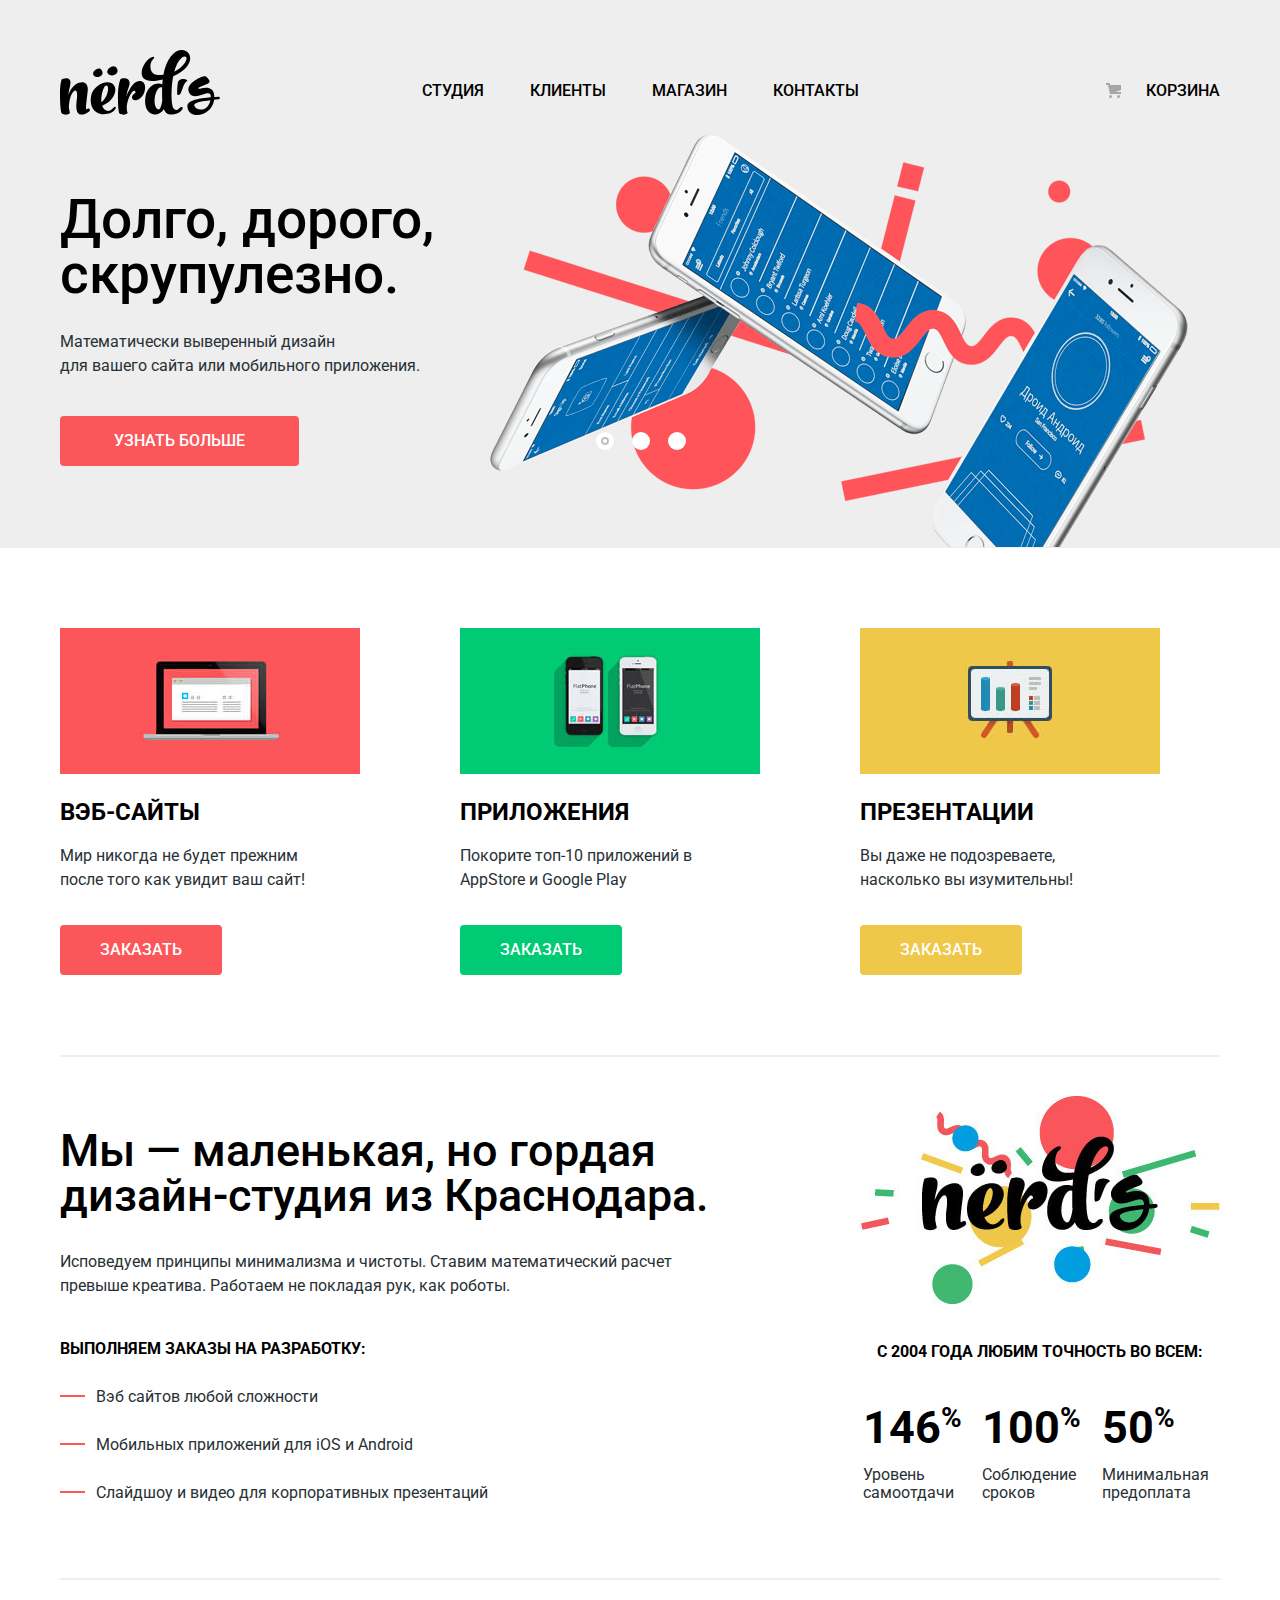
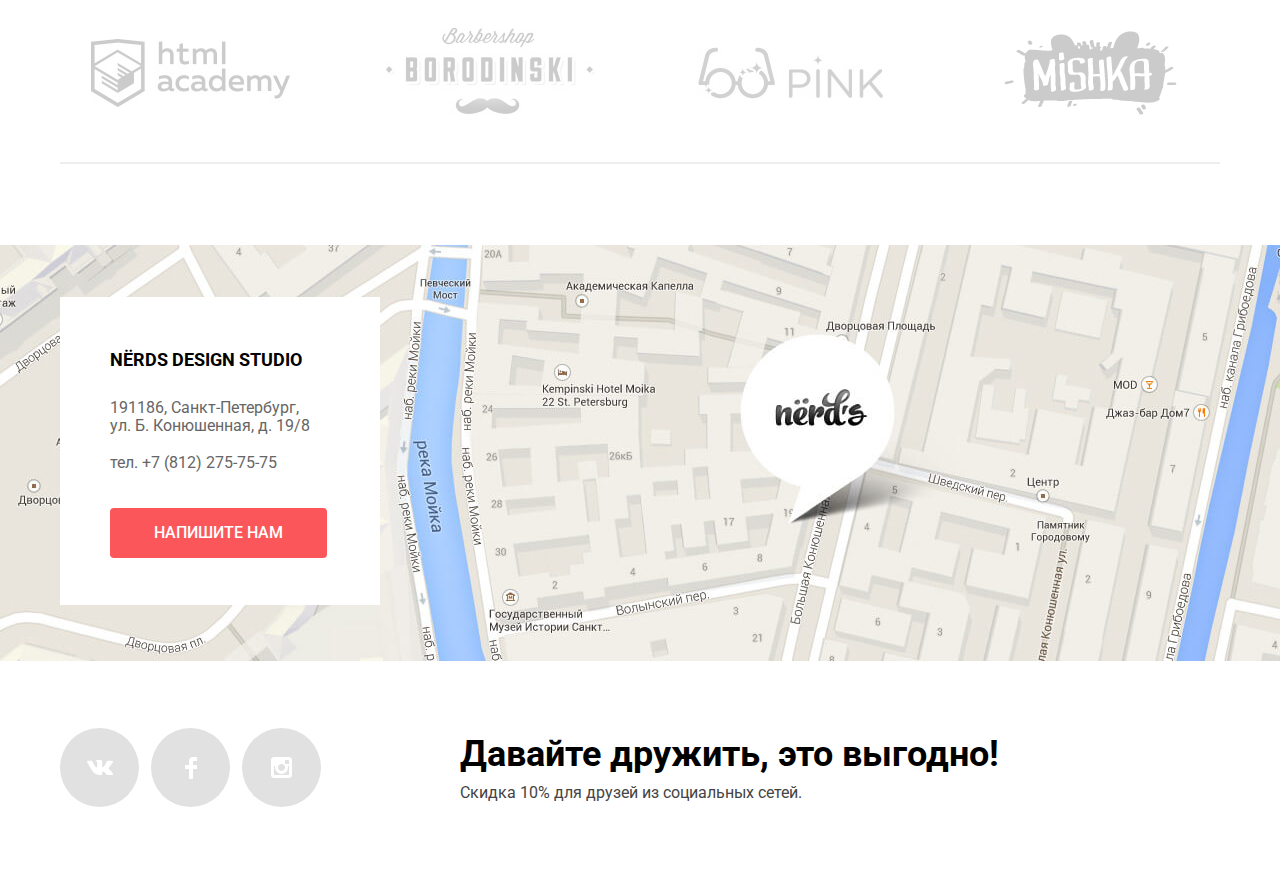
<file: index.html>
<!DOCTYPE html>
<html lang="en">
<head>
  <meta charset="UTF-8">
  <title>Дизайн студия Nerds</title>
  <link href="https://fonts.googleapis.com/css?family=Roboto:400,500,700&amp;subset=cyrillic" rel="stylesheet">
  <link rel="stylesheet" href="css/style.css">
</head>
<body>
  <header class="main-header">
    <div class="container">
      <nav class="main-navigation">
        <a class="header-logo" href="#"><img src="img/nerds-logo.svg" alt="Логотип студии Nerds"  width="160" height="65"></a>
        <ul class="site-navigation">
          <li><a href="#">Студия</a></li>
          <li><a href="#">Клиенты</a></li>    
          <li><a href="catalog.html">Магазин</a></li>
          <li><a href="#">Контакты</a></li>
        </ul>
        <ul class="user-navigation">
          <li><a href="#">Корзина</a></li>
        </ul>
      </nav>
      <h1 class="visually-hidden">Дизайн студия Nerds</h1>
      <section class="slider">
        <div class="slider-item">
          <div class="slider-description">
            <h2>Долго, дорого, скрупулезно.</h2>
            <p>Математически выверенный дизайн <br> для вашего сайта или мобильного приложения.</p>
            <a class="button" href="#">Узнать больше</a>
          </div>
        </div>
        <div class="slider-item">
          <div class="slider-description">
            <h2>Любим математику<br> как никто другой</h2>
            <p>Никакого креатива, только математические формулы<br> для расчета идеальных пропорций.</p>
            <a class="button" href="#">Узнать больше</a>
          </div>
        </div>
        <div class="slider-item">
          <div class="slider-description">
            <h2>Только ночь,<br> только хардкор</h2>
            <p>Работать днем, как все? Мы против этого. <br> Ближе к полуночи работа только начинается.</p>
            <a class="button" href="#">Узнать больше</a>
          </div>
        </div>
        <div class="slider-controls">
          <button type="button" class="slider-dots" onclick="currentSlide(1)">
            <span class="visually-hidden">Показать первый слайд</span>
          </button>
          <button type="button" class="slider-dots" onclick="currentSlide(2)">
            <span class="visually-hidden">Показать второй слайд</span>
          </button>
          <button type="button" class="slider-dots current" onclick="currentSlide(3)">
            <span class="visually-hidden">Показать третий слайд</span>
          </button>
        </div>
      </section>
    </div>
  </header>
  <main>
    <div class="container">
      <section class="services">
        <h2 class="visually-hidden">Наши услуги</h2>
        <ul class="services-list">
          <li class="services-item">
            <img src="img/illustration-1.jpg" alt="Разрабатываем веб-сайты" width="300" height="146">
            <h3>Вэб-сайты</h3>
            <p>Мир никогда не будет прежним<br>после того как увидит ваш сайт!</p>
            <a href="#" class="button">Заказать</a>
          </li>
          <li class="services-item">
            <img src="img/illustration-2.jpg" alt="Разрабатываем приложения" width="300" height="146">
            <h3>Приложения</h3>
            <p>Покорите топ-10 приложений в<br> AppStore и Google Play</p>
            <a href="#" class="button">Заказать</a>
          </li>
          <li class="services-item">
            <img src="img/illustration-3.jpg" alt="Создаем презентации" width="300" height="146">
            <h3>Презентации</h3>
            <p>Вы даже не подозреваете,<br>насколько вы изумительны!</p>
            <a href="#" class="button">Заказать</a>
          </li>
        </ul>
      </section>
      <section class="about-us">
        <h2 class="visually-hidden">О нас</h2>
        <div class="left-column about-us-text">
          <p class="title">Мы — маленькая, но гордая<br>дизайн-студия из Краснодара.</p>
          <p>Исповедуем принципы минимализма и чистоты. Ставим математический расчет<br>превыше креатива. Работаем не покладая рук, как роботы.</p>
          <p><b>Выполняем заказы на разработку:</b></p>
          <ul class="about-us-list">
            <li>Вэб сайтов любой сложности</li>
            <li>Мобильных приложений для iOS и Android</li>
            <li>Слайдшоу и видео для корпоративных презентаций</li>
          </ul>
        </div>
        <div class="right-column">
          <img src="img/nerds-illustration.jpg" alt="Второй логотип дизайн-студии «Нёрдс»" width="360" height="208">
          <table class="about-us-table">
            <caption>с 2004 года Любим точность во всем:</caption>
            <thead>
              <tr>
                <th>Уровень самоотдачи</th>
                <th>Соблюдение сроков</th>
                <th>Минимальная предоплата</th>
              </tr>
            </thead>
            <tbody>
              <tr>
                <td>146<sup>%</sup></td>
                <td>100<sup>%</sup></td>
                <td>50<sup>%</sup></td>
              </tr>
            </tbody>
          </table>
        </div>
      </section>
      <section class="partners">
        <h2 class="visually-hidden">Наши партнеры</h2>
        <ul class="partners-list">
          <li class="partners-list-item">
            <a href="https://htmlacademy.ru/intensive/htmlcss" target="_blank">
              <span class="visually-hidden">HTML Academy</span>
              <img src="img/logo-1.jpg" alt="Логотип HTML Academy" width="199" height="68">
            </a>
          </li>
          <li class="partners-list-item">
            <a href="https://zloydedd.github.io/Barbershop/" target="_blank">
              <span class="visually-hidden">Barbershop Borodinski</span>
              <img src="img/logo-2.jpg" alt="Логотип Barbershop Borodinski" width="209" height="90">
            </a>
          </li>
          <li class="partners-list-item">
            <a href="#">
              <span class="visually-hidden">Pink</span>
              <img src="img/logo-3.jpg" alt="Логотип Pink" width="185" height="52">
            </a>
          </li>
          <li class="partners-list-item">
            <a href="#">
              <span class="visually-hidden">Mishka</span>
              <img src="img/logo-4.png" alt="Логотип Mishka" width="173" height="84">
            </a>
          </li>
        </ul>
      </section>
    </div>
  </main>
  <footer>
    <section class="contacts">
      <h2 class="visually-hidden">Контакты</h2>
      <iframe src="https://www.google.com/maps/embed?pb=!1m18!1m12!1m3!1d1413.226005554477!2d30.32195157431329!3d59.93872317687867!2m3!1f0!2f0!3f0!3m2!1i1024!2i768!4f13.1!3m3!1m2!1s0x4696310fca145cc1%3A0x42b32648d8238007!2z0JHQvtC70YzRiNCw0Y8g0JrQvtC90Y7RiNC10L3QvdCw0Y8g0YPQuy4sIDE5LzgsINCh0LDQvdC60YIt0J_QtdGC0LXRgNCx0YPRgNCzLCAxOTExODY!5e0!3m2!1sru!2sru!4v1581506927719!5m2!1sru!2sru" width="600" height="450" frameborder="0" style="border:0;" allowfullscreen=""></iframe>
      <img src="img/map.jpg" alt="Дизайн-студия NЁRDS расположена по адресу г. Санкт-Петербург, ул. Б. Конюшенная, д. 19/8"
        width="1440" height="416">
      <div class="container">
        <div class="contacts-info">
          <b>NЁRDS DESIGN STUDIO</b>
          <p class="contacts-info-text">191186, Санкт-Петербург, <br> ул. Б. Конюшенная, д. 19/8</p>
          <p class="contacts-info-text">тел. <a href="tel:+78122757575">+7 (812) 275-75-75</a></p>
          <a class="write-us button" href="form.html">Напишите нам</a>
        </div>
      </div>
    </section>

    <section class="social">
      <div class="container">
        <h2 class="visually-hidden">Мы в социальных сетях</h2>
        <ul class="social-list">
          <li>
            <a class="social-button" href="#">
              <span class="visually-hidden">Вконтакте</span>
              <svg xmlns="http://www.w3.org/2000/svg" width="26" height="15">
                <path fill="#FFF" d="M16.138 11.51c.956-.309 2.18 2.04 3.483 2.939.978.681 1.727.534 1.727.534l3.473-.05s1.815-.112.957-1.554c-.071-.12-.503-1.069-2.585-3.022-2.177-2.043-1.882-1.712.739-5.244 1.597-2.153 2.236-3.468 2.036-4.028-.192-.539-1.365-.399-1.365-.399L20.69.713c-.381.001-.704.119-.851.515-.003.004-.621 1.666-1.445 3.079-1.741 2.989-2.436 3.148-2.724 2.961-.661-.433-.494-1.737-.494-2.664 0-2.897.432-4.105-.846-4.417-.427-.104-.739-.172-1.828-.182-1.392-.021-2.574 0-3.244.329-.445.223-.786.712-.579.74.26.035.843.16 1.155.586.401.552.389 1.789.389 1.789s.229 3.411-.54 3.834c-.528.29-1.25-.302-2.803-3.016-.793-1.388-1.392-2.922-1.392-2.922s-.116-.285-.326-.441c-.25-.185-.6-.244-.6-.244L.848.684S.29.7.085.946c-.182.218-.015.668-.015.668s2.909 6.881 6.203 10.347c3.02 3.182 6.452 2.971 6.452 2.971h1.555s.469-.054.709-.312c.224-.24.214-.691.214-.691s-.031-2.109.935-2.419z" /></svg>
            </a>
          </li>
          <li>
            <a class="social-button" href="#">
              <span class="visually-hidden">Фейсбук</span>
              <svg xmlns="http://www.w3.org/2000/svg" width="12" height="22">
                <path fill="#FFF" d="M12 4V0H8a4 4 0 0 0-4 4v4H0v4h4v10h4V12h4V8H8V4h4z" /></svg>
            </a>
          </li>
          <li>
            <a class="social-button" href="#">
              <span class="visually-hidden">Инстаграм</span>
              <svg xmlns="http://www.w3.org/2000/svg" width="21" height="21">
                <path fill="#FFF" d="M18 0H3C1.35 0 0 1.35 0 3v15c0 1.65 1.35 3 3 3h15c1.65 0 3-1.35 3-3V3c0-1.65-1.35-3-3-3zm-7.5 7c1.93 0 3.5 1.57 3.5 3.5S12.43 14 10.5 14 7 12.43 7 10.5 8.57 7 10.5 7zM18 18H3V9h1.181A6.504 6.504 0 0 0 4 10.5a6.5 6.5 0 1 0 13 0 6.45 6.45 0 0 0-.181-1.5H18v9zm0-11h-4V3h4v4z" /></svg>
            </a>
          </li>
        </ul>
        <div class="social-text">
          <b>Давайте дружить, это выгодно!</b>
          <p>Скидка 10% для друзей из социальных сетей.</p>
        </div>
      </div>
    </section>
  </footer>
  <section class="modal modal-contacts">
    <h2>Напишите нам</h2>
    <form class="contacts-form" action="https://echo.htmlacademy.ru" method="post">
      <div class="modal-contacts-row">
        <p>
          <label for="name">Ваше имя:</label>
          <input id="name" type="text" name="name" placeholder="Имя Фамилия">
        </p>
        <p>
          <label for="email">Ваш e-mail:</label>
          <input id="email" type="text" name="email" placeholder="email@example.com">
        </p>
      </div>
      <p>
        <label for="message">Текст письма:</label>
        <textarea id="message" name="message" placeholder="В свободной форме"></textarea>
      </p>
      <button class="button" type="submit">Отправить</button>
    </form>
    <button class="modal-close" type="button"><span class="visually-hidden">Закрыть</span></button>
  </section>
  <script src="js/script.js"></script>
</body>
</html>
</file>
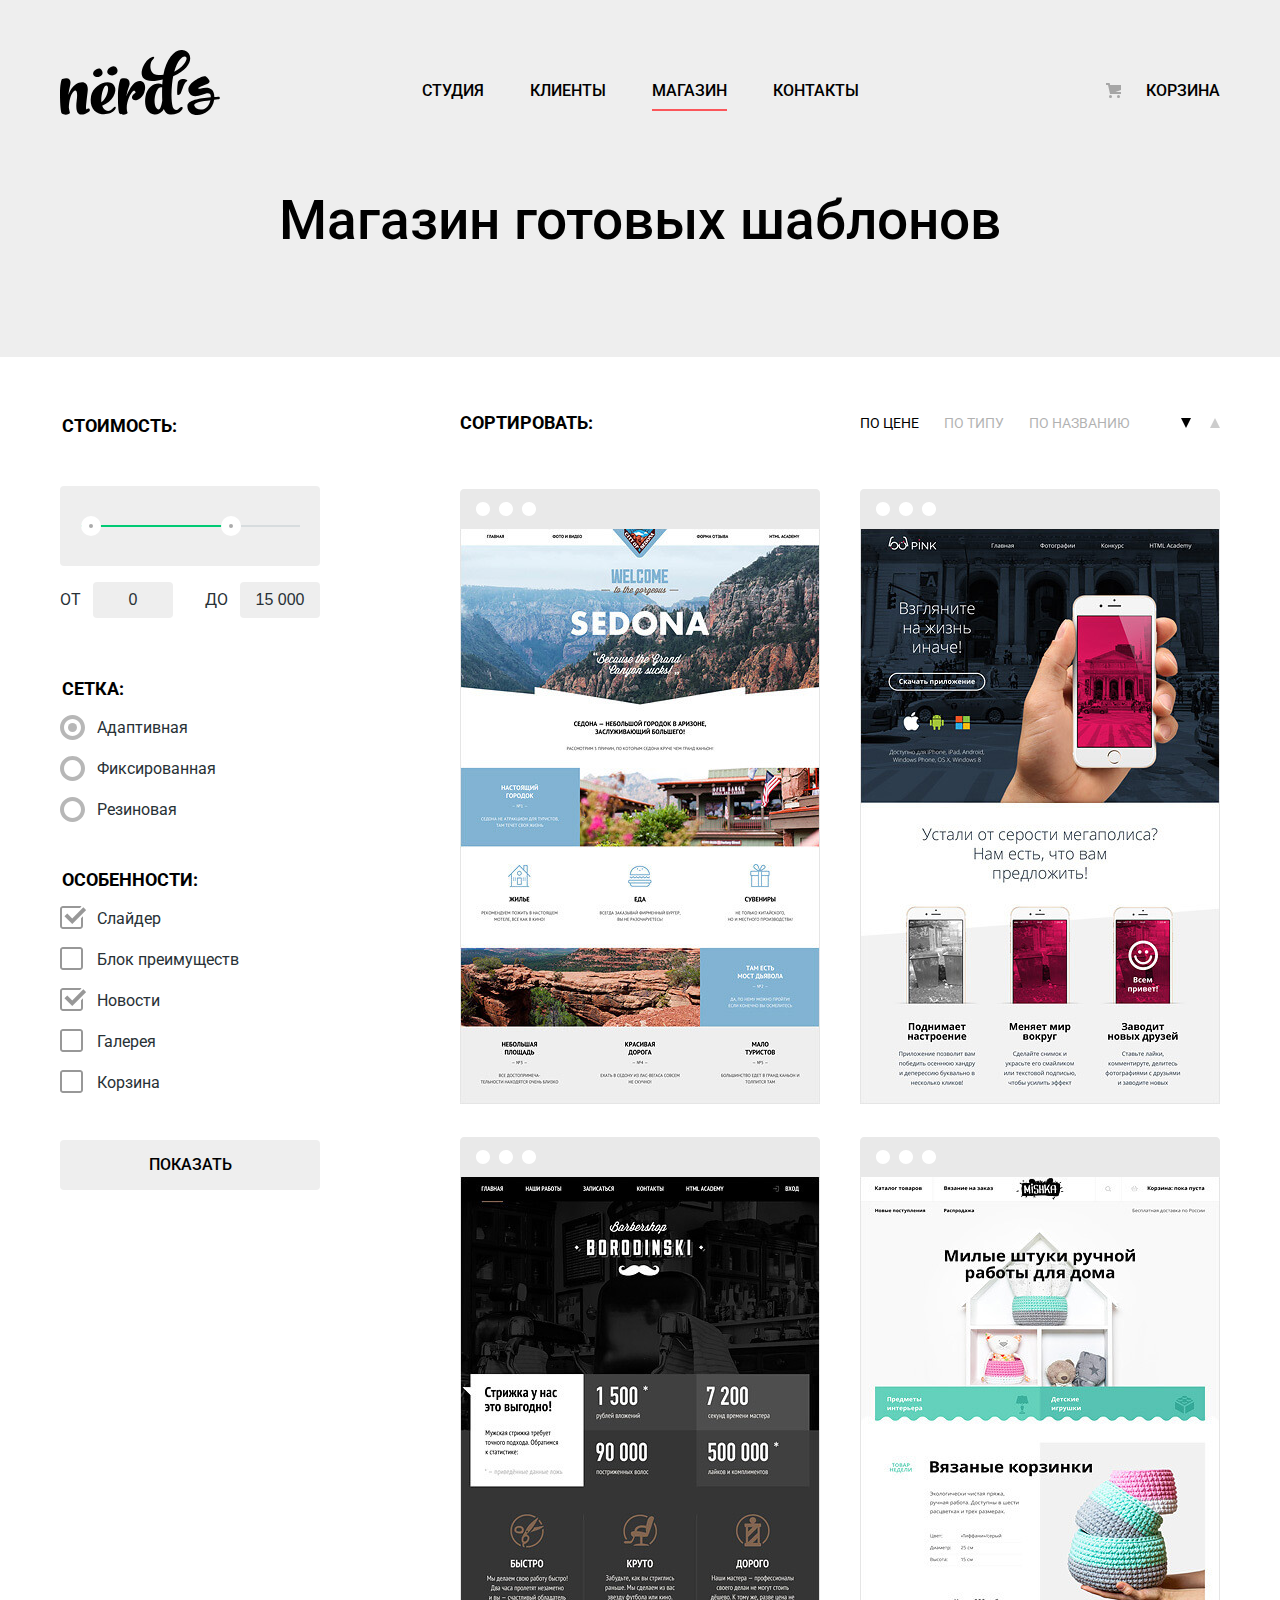
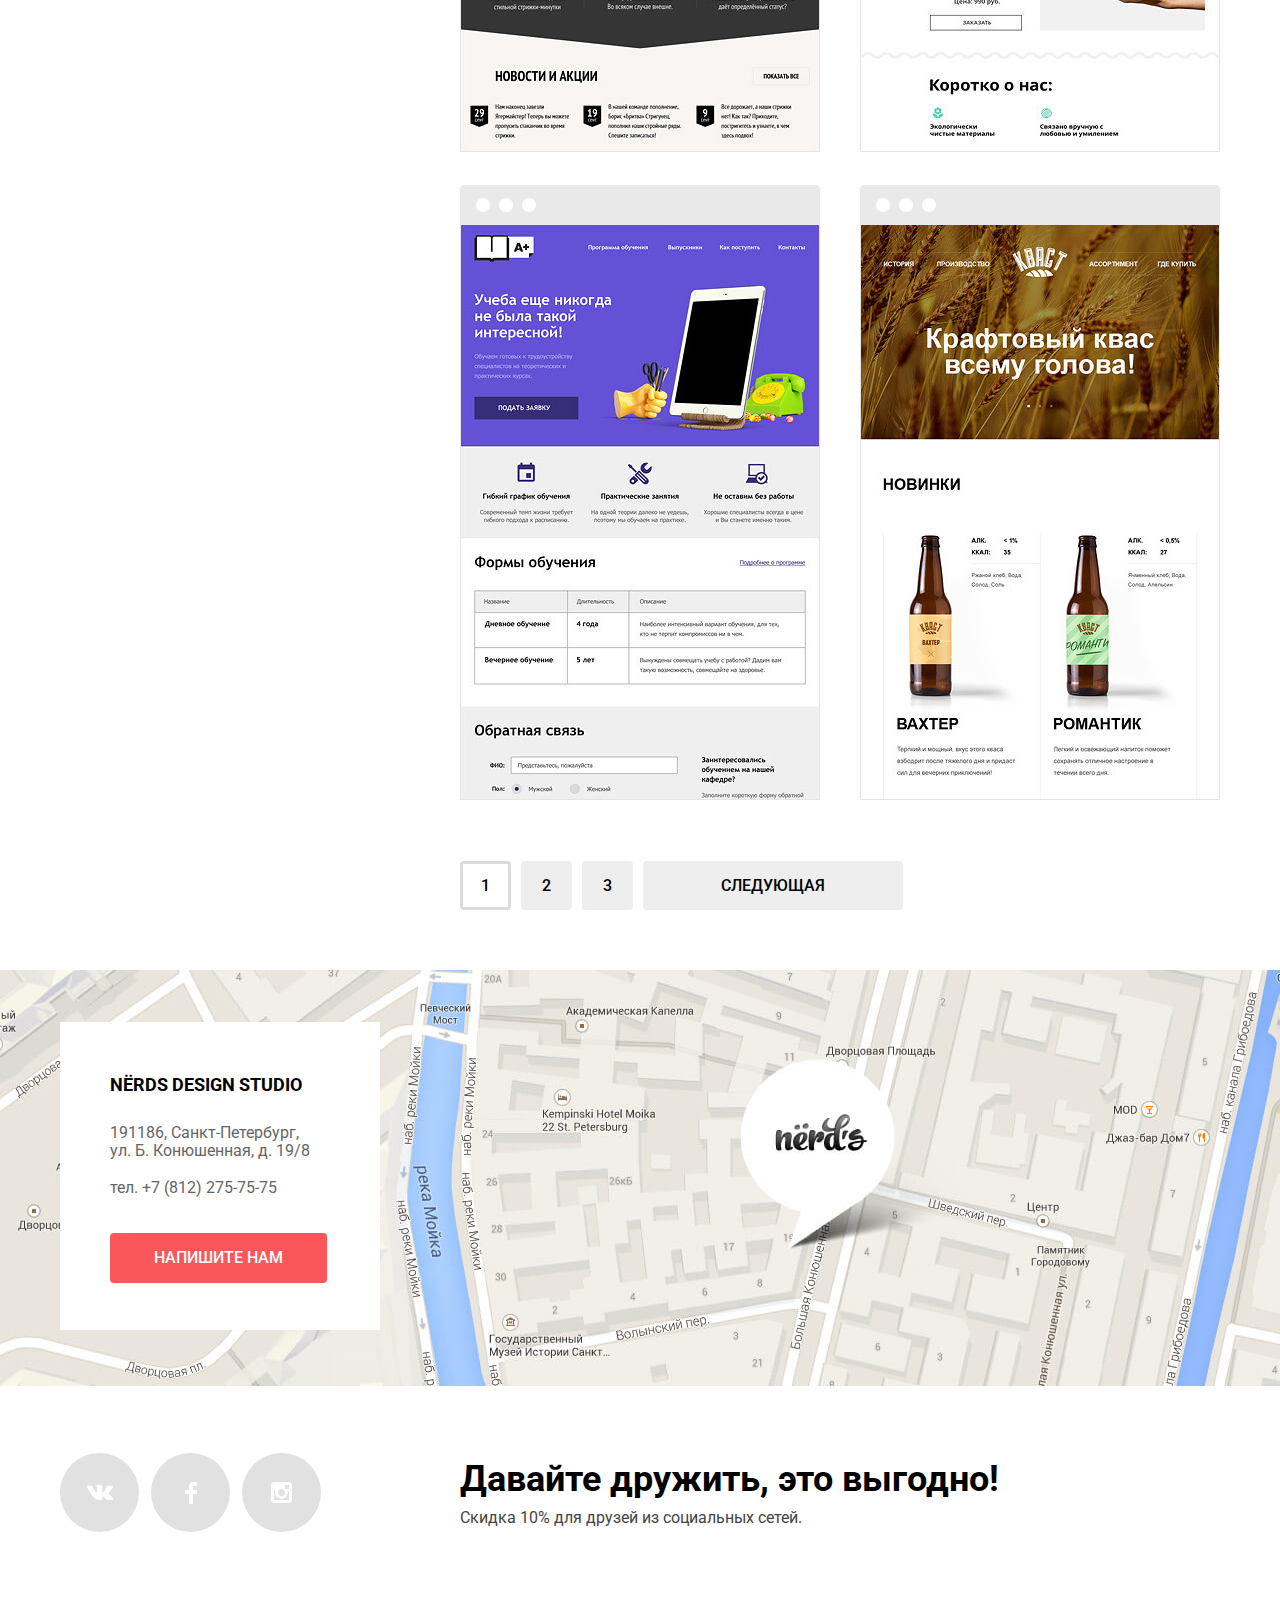
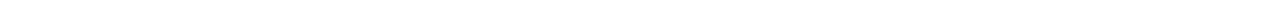
<file: catalog.html>
<!DOCTYPE html>
<html lang="en">
<head>
  <meta charset="UTF-8">
  <title>Каталог товаров</title>
  <link href="https://fonts.googleapis.com/css?family=Roboto:400,500,700&amp;subset=cyrillic" rel="stylesheet">
  <link rel="stylesheet" href="css/style.css">
</head>
<body>
  <header class="main-header">
    <div class="container">
      <nav class="main-navigation">
        <a class="header-logo" href="index.html"><img src="img/nerds-logo.svg" alt="Логотип студии Nerds"  width="160" height="65"></a>
        <ul class="site-navigation">
          <li><a href="#">Студия</a></li>
          <li><a href="#">Клиенты</a></li>    
          <li><a class="current" href="catalog.html">Магазин</a></li>
          <li><a href="#">Контакты</a></li>
        </ul>
        <ul class="user-navigation">
          <li><a href="#">Корзина</a></li>
        </ul>
      </nav>
      <div class="page-title">
        <h1>Магазин готовых шаблонов</h1>
      </div>
    </div>
  </header>
  <main class="inner-page container">
    <aside class="filter">
      <form class="filter-form" action="https://echo.htmlacademy.ru" method="POST">
        <fieldset class="price-filter">
          <legend>Стоимость:</legend>
          <div class="range-control">
            <div class="progress">
              <div class="current-progress">
                <div class="progress-button-wrapper">
                  <button><span class="visually-hidden">Стоимость от</span></button>
                </div>
                <div class="progress-button-wrapper">
                  <button><span class="visually-hidden">Стоимость до</span></button>
                </div>
              </div>
            </div>
          </div>
          <p class="range-display">
            <label>От
              <input type="text" name="min-price" value="0">
            </label>
            <label>До
              <input type="text" name="max-price" value="15 000">
            </label>
          </p>  
        </fieldset>
        <fieldset class="grid-filter">
          <legend>Сетка:</legend>
          <ul class="grid-list">
            <li>
              <input class="filter-input filter-input-radio visually-hidden" id="adaptive" type="radio" name="grid" value="adaptive" checked>
              <label for="adaptive">Адаптивная</label>
            </li>
            <li>
              <input class="filter-input filter-input-radio visually-hidden" id="fixed" type="radio" name="grid" value="fixed">
              <label for="fixed">Фиксированная</label>
            </li>
            <li>
              <input class="filter-input filter-input-radio visually-hidden" id="fluid" type="radio" name="grid" value="fluid">
              <label for="fluid">Резиновая</label>
            </li>
          </ul>
        </fieldset>
        <fieldset class="features-filter">
          <legend>Особенности:</legend>
          <ul class="features-list">
            <li>
              <input class="filter-input filter-input-checkbox visually-hidden" id="slider"type="checkbox" name="slider"
                checked>
              <label for="slider">Слайдер</label>
            </li>
            <li>
              <input class="filter-input filter-input-checkbox visually-hidden"id="advantages-block" type="checkbox"
                name="advantages-block">
              <label for="advantages-block">Блок преимуществ</label>
            </li>
            <li>
              <input class="filter-input filter-input-checkbox visually-hidden" id="news"type="checkbox" name="news"
                checked>
              <label for="news">Новости</label>
            </li>
            <li>
              <input class="filter-input filter-input-checkbox visually-hidden"id="gallery" type="checkbox" name="gallery">
              <label for="gallery">Галерея</label>
            </li>
            <li>
              <input class="filter-input filter-input-checkbox visually-hidden" id="cart"type="checkbox" name="cart">
              <label for="cart">Корзина</label>
            </li>
          </ul>
        </fieldset>
        <button class="button">Показать</button>
      </form>
    </aside>
    <section class="catalog">
      <h2 class="visually-hidden">Каталог шаблонов</h2>
      <div class="catalog-sorting">
        <b>Сортировать:</b>
        <ul class="type-sorting-list">
          <li><a class="type-current">По цене</a></li>
          <li><a href="#">По типу</a></li>
          <li><a href="#">По названию</a></li>
        </ul>
        <ul class="direction-sorting-list">
          <li class="direction-current"><a><span class="visually-hidden">По убыванию</span></a></li>
          <li><a href="#"><span class="visually-hidden">По возрастанию</span></a></li>
        </ul>
      </div>
      <ul class="catalog-list">
        <li class="catalog-item">
          <img src="img/img-sedona.jpg" alt="Скриншот сайта Sedona" width="360"height="576">
          <div class="catalog-item-description">
            <div class="description-container">
              <a href="#"><h3>Sedona</h3></a>
              <p>Информационный сайт для туристов</p>
              <a class="button" href="#">9 900 руб.</a>
            </div>
          </div>
        </li>
        <li class="catalog-item">
          <img src="img/img-pink.jpg" alt="Скриншот сайта Ping App" width="360"height="576">
          <div class="catalog-item-description">
            <div class="description-container">
              <a href="#"><h3>Pink App</h3></a>
              <p>Продуктовый лендинг приложения для iOS и Android</p>
              <a class="button" href="#">9 900 руб.</a>
            </div>
          </div>
        </li>
        <li class="catalog-item">
          <img src="img/img-barbershop.jpg" alt="Скриншот сайта Barbershop" width="360"height="576">
          <div class="catalog-item-description">
            <div class="description-container">
              <a href="#"><h3>Barbershop</h3></a>
              <p>Сайт салоны красоты. Для мужчин, да.</p>
              <a class="button" href="#">9 900 руб.</a>
            </div>
          </div>
        </li>
        <li class="catalog-item">
          <img src="img/img-mishka.jpg" alt="Скриншот сайта MISHKA" width="360"height="576">
          <div class="catalog-item-description">
            <div class="description-container">
              <a href="#"><h3>MISHKA</h3></a>
              <p>Интернет-магазин вязаных игрушек</p>
              <a class="button" href="#">9 900 руб.</a>
            </div>
          </div>
        </li>
        <li class="catalog-item">
          <img src="img/img-aplus.jpg" alt="Скриншот сайта A Plus" width="360" height="576">
          <div class="catalog-item-description">
            <div class="description-container">
              <a href="#"><h3>A Plus</h3></a>
              <p>Лендинг курсов повышения квалификации</p>
              <a class="button" href="#">9 900 руб.</a>
            </div>
          </div>
        </li>
        <li class="catalog-item">
          <img src="img/img-kvast.jpg" alt="Скриншот сайта КВАСТ" width="360" height="576">
          <div class="catalog-item-description">
            <div class="description-container">
              <a href="#"><h3>КВАСТ</h3></a>
              <p>Промо-сайт производителя крафтового кваса</p>
              <a class="button" href="#">9 900 руб.</a>
            </div>
          </div>
        </li>
      </ul>
      <ul class="pagination-list">
        <li class="pagination-item"><a class="current">1</a></li>
        <li class="pagination-item"><a href="#">2</a></li>
        <li class="pagination-item"><a href="#">3</a></li>
        <li class="pagination-item"><a href="#" class="next-page">Следующая</a></li>
      </ul>
    </section>
  </main>
  <footer>
    <section class="contacts">
      <h2 class="visually-hidden">Контакты</h2>
      <iframe src="https://www.google.com/maps/embed?pb=!1m18!1m12!1m3!1d1413.226005554477!2d30.32195157431329!3d59.93872317687867!2m3!1f0!2f0!3f0!3m2!1i1024!2i768!4f13.1!3m3!1m2!1s0x4696310fca145cc1%3A0x42b32648d8238007!2z0JHQvtC70YzRiNCw0Y8g0JrQvtC90Y7RiNC10L3QvdCw0Y8g0YPQuy4sIDE5LzgsINCh0LDQvdC60YIt0J_QtdGC0LXRgNCx0YPRgNCzLCAxOTExODY!5e0!3m2!1sru!2sru!4v1581506927719!5m2!1sru!2sru" width="600" height="450" frameborder="0" style="border:0;" allowfullscreen=""></iframe>
      <img src="img/map.jpg" alt="Дизайн-студия NЁRDS расположена по адресу г. Санкт-Петербург, ул. Б. Конюшенная, д. 19/8"
        width="1440" height="416">
      <div class="container">
        <div class="contacts-info">
          <b>NЁRDS DESIGN STUDIO</b>
          <p class="contacts-info-text">191186, Санкт-Петербург, <br> ул. Б. Конюшенная, д. 19/8</p>
          <p class="contacts-info-text">тел. <a href="tel:+78122757575">+7 (812) 275-75-75</a></p>
          <a class="write-us button" href="form.html">Напишите нам</a>
        </div>
      </div>
    </section>

    <section class="social">
      <div class="container">
        <h2 class="visually-hidden">Мы в социальных сетях</h2>
        <ul class="social-list">
          <li>
            <a class="social-button" href="#">
              <span class="visually-hidden">Вконтакте</span>
              <svg xmlns="http://www.w3.org/2000/svg" width="26" height="15">
                <path fill="#FFF" d="M16.138 11.51c.956-.309 2.18 2.04 3.483 2.939.978.681 1.727.534 1.727.534l3.473-.05s1.815-.112.957-1.554c-.071-.12-.503-1.069-2.585-3.022-2.177-2.043-1.882-1.712.739-5.244 1.597-2.153 2.236-3.468 2.036-4.028-.192-.539-1.365-.399-1.365-.399L20.69.713c-.381.001-.704.119-.851.515-.003.004-.621 1.666-1.445 3.079-1.741 2.989-2.436 3.148-2.724 2.961-.661-.433-.494-1.737-.494-2.664 0-2.897.432-4.105-.846-4.417-.427-.104-.739-.172-1.828-.182-1.392-.021-2.574 0-3.244.329-.445.223-.786.712-.579.74.26.035.843.16 1.155.586.401.552.389 1.789.389 1.789s.229 3.411-.54 3.834c-.528.29-1.25-.302-2.803-3.016-.793-1.388-1.392-2.922-1.392-2.922s-.116-.285-.326-.441c-.25-.185-.6-.244-.6-.244L.848.684S.29.7.085.946c-.182.218-.015.668-.015.668s2.909 6.881 6.203 10.347c3.02 3.182 6.452 2.971 6.452 2.971h1.555s.469-.054.709-.312c.224-.24.214-.691.214-.691s-.031-2.109.935-2.419z" /></svg>
            </a>
          </li>
          <li>
            <a class="social-button" href="#">
              <span class="visually-hidden">Фейсбук</span>
              <svg xmlns="http://www.w3.org/2000/svg" width="12" height="22">
                <path fill="#FFF" d="M12 4V0H8a4 4 0 0 0-4 4v4H0v4h4v10h4V12h4V8H8V4h4z" /></svg>
            </a>
          </li>
          <li>
            <a class="social-button" href="#">
              <span class="visually-hidden">Инстаграм</span>
              <svg xmlns="http://www.w3.org/2000/svg" width="21" height="21">
                <path fill="#FFF" d="M18 0H3C1.35 0 0 1.35 0 3v15c0 1.65 1.35 3 3 3h15c1.65 0 3-1.35 3-3V3c0-1.65-1.35-3-3-3zm-7.5 7c1.93 0 3.5 1.57 3.5 3.5S12.43 14 10.5 14 7 12.43 7 10.5 8.57 7 10.5 7zM18 18H3V9h1.181A6.504 6.504 0 0 0 4 10.5a6.5 6.5 0 1 0 13 0 6.45 6.45 0 0 0-.181-1.5H18v9zm0-11h-4V3h4v4z" /></svg>
            </a>
          </li>
        </ul>
        <div class="social-text">
          <b>Давайте дружить, это выгодно!</b>
          <p>Скидка 10% для друзей из социальных сетей.</p>
        </div>
      </div>
    </section>
  </footer>
  <section class="modal modal-contacts">
    <h2>Напишите нам</h2>
    <form class="contacts-form" action="https://echo.htmlacademy.ru" method="post">
      <div class="modal-contacts-row">
        <p>
          <label for="name">Ваше имя:</label>
          <input id="name" type="text" name="name" placeholder="Имя Фамилия">
        </p>
        <p>
          <label for="email">Ваш e-mail:</label>
          <input id="email" type="text" name="email" placeholder="email@example.com">
        </p>
      </div>
      <p>
        <label for="message">Текст письма:</label>
        <textarea id="message" name="message" placeholder="В свободной форме"></textarea>
      </p>
      <button class="button" type="submit">Отправить</button>
    </form>
    <button class="modal-close" type="button"><span class="visually-hidden">Закрыть</span></button>
  </section>
  <script src="js/script.js"></script>
</body>
</html>
</file>
<file: css/style.css>
body {
  font-weight: normal;
  font-size: 16px;
  line-height: 24px;
  margin: 0;
  font-family: "Roboto", "Arial", sans-serif;
  color: #283136;
  background-color: #fff;
}

a {
  text-decoration: none;
}

img {
  width: 100%;
  height: auto;
}

.visually-hidden:not(:focus):not(:active),
input[type="checkbox"].visually-hidden,
input[type="radio"].visually-hidden {
  position: absolute;

  width: 1px;
  height: 1px;
  margin: -1px;
  padding: 0;
  overflow: hidden;

  white-space: nowrap;

  border: 0;

  clip: rect(0 0 0 0);
  clip-path: inset(100%);
}

.container {
  width: 1160px;
  margin: 0 auto;
  padding: 0 20px;
}

.button {
  display: inline-block;
  padding: 16px 54px;

  font: inherit;
  font-weight: 500;
  line-height: 18px;
  vertical-align: middle;
  text-align: center;
  color: #ffffff;
  text-transform: uppercase;

  background-color: #fb565a;
  border: none;
  border-radius: 4px;
  cursor: pointer;
}

.button:hover,  
.button:focus {
  background-color: #e74246;
}

.button:active {
  color: rgba(255, 255, 255, 0.3);

  background-color: #d7373b;
  box-shadow: inset 0 3px 0 rgba(0, 1, 1, 0.1);
}

/* header */

.main-header{
  background-color: #eee;
}

.main-header .main-navigation {
  display: flex;
  padding-top: 50px;
}

.main-header .header-logo {
  width: 160px;
  height: 65px;
}

.main-header ul {
  margin: 0;
  padding: 0;

  list-style: none;
}

.header-logo:hover,
.header-logo:focus {
  opacity: 0.8;
}

.header-logo:active {
  opacity: 0.3;
}

ul.site-navigation,
ul.user-navigation {
  padding-top: 26px;
}

ul.site-navigation {
  display: flex;
  flex-wrap: wrap;
  justify-content: center;
  width: 840px;
}

ul.user-navigation {
  max-width: 180px;
  margin-left: auto;

  text-align: right;
}

.site-navigation li,
.user-navigation li {
  position: relative;
}

.site-navigation a,
.user-navigation a {
  display: block;

  font-weight: 500;
  line-height: 30px;
  color: #000;
  text-transform: uppercase;
}

.site-navigation .current::after,
.user-navigation .current::after {
  content: "";
  position: absolute;
  right: 23px;
  bottom: 4px;
  left: 23px;

  height: 2px;

  background-color: #fb565a;
}

.site-navigation a:hover,
.site-navigation a:focus,
.user-navigation a:hover,
.user-navigation a:focus {
  color: #fb565a;
}

.site-navigation a:active,
.user-navigation a:active {
  color: rgba(0, 0, 0, 0.3);
}

.site-navigation a {
  padding: 0 23px;
}

.user-navigation a {
  position: relative;

  padding-left: 40px;
}

.user-navigation a::before {
  content: "";
  position: absolute;
  top: 7px;
  left: 0;

  width: 15px;
  height: 15px;

  background-image: url("../img/cart-icon.svg");
}

/* slider */

.slider {
  position: relative;

  min-height: 433px;
}

.slider .slider-item {
  position: absolute;

  width: 100%;
  padding-bottom: 100px;

  background-repeat: no-repeat;
  background-position: 93%;
}

.slider .slider-item:nth-child(1) {
  background-image: url("../img/slide1.png");
}

.slider .slider-item:nth-child(2) {
  padding-bottom: 82px;

  background-image: url("../img/slide2.png");
}

.slider .slider-item:nth-child(3) {
  background-image: url("../img/slide3.png");
}

.slider-description {
  width: 560px;
}

.slider-description h2 {
  margin: 0;
  padding-top: 77px;
  padding-right: 60px;
  padding-bottom: 12px;
  min-width: 600px;
  font-weight: 500;
  font-size: 55px;
  line-height: 55px;
  color: #000000;
}

.slider-description p {
  margin-bottom: 38px;
  padding-right: 60px;
}

.slider-controls {
  position: absolute;
  bottom: 92px;
  left: 536px;
}

.slider-controls button {
  width: 18px;
  height: 18px;
  margin-right: 14px;

  background-color: #ffffff;
  border: none;
  border-radius: 50%;
}

.slider-controls button.current {
  position: relative;
}

.slider-controls button.current::after {
  content: "";
  position: absolute;
  top: 5px;
  left: 5px;

  width: 4px;
  height: 4px;

  border: 2px solid #c1c1c1;
  border-radius: 50%;
}

/* main */

.services {
  padding: 80px 0;

  border-bottom: 2px solid #eeeeee;
}

.services .services-list {
  display: flex;
  flex-wrap: wrap;
  justify-content: space-between;
  margin: 0;
  padding: 0;

  list-style: none;
}

.services-item {
  width: 300px;
  margin-right: 60px;
}

.services-item img {
  display: block;
  width: 300px;
  height: 146px;
}

.services-item h3 {
  margin: 0;
  margin-top: 23px;
  margin-bottom: 17px;

  font-weight: bold;
  font-size: 24px;
  line-height: 30px;
  color: #000000;
  text-transform: uppercase;
}

.services-item p {
  margin-bottom: 33px;
  padding-right: 20px;
}

.services-item .button {
  padding: 16px 40px;
}

.services-item:nth-child(2) .button {
  background-color: #00ca74;
}

.services-item:nth-child(2) .button:hover,
.services-item:nth-child(2) .button:focus {
  background-color: #00bc6c;
}

.services-item:nth-child(2) .button:active {
  background-color: #00aa62;
}


.services-item:nth-child(3) .button {
  background-color: #efc84a;
}

.services-item:nth-child(3) .button:hover,
.services-item:nth-child(3) .button:focus {
  background-color: #eab534;
}

.services-item:nth-child(3) .button:active {
  background-color: #e5a722;
}

.about-us {
  display: flex;
  justify-content: space-between;
  padding-top: 39px;
  padding-bottom: 49px;

  border-bottom: 2px solid #eeeeee;
}

.about-us .left-column {
  width: 660px;
  /* padding-top: 0px; */
}

.about-us .right-column {
  width: 360px;
}

.about-us-text .title {
  font-weight: 500;
  font-size: 45px;
  line-height: 45px;
  color: #000000;
  text-transform: none;
  margin-bottom: 32px;
}

.about-us-text p:first-of-type {
  margin-top: 32px;
}

.about-us-text p:last-of-type {
  margin-top: 39px;
  margin-bottom: 24px;
}

.about-us-text b {
  font-weight: bold;
  color: #000000;
  text-transform: uppercase;
}

.about-us-text .about-us-list {
  margin: 0;
  padding: 0;

  list-style: none;
}

.about-us-list li {
  position: relative;

  margin-bottom: 24px;
  padding-left: 36px;
}

.about-us-list li::before {
  content: "";
  position: absolute;
  top: 10px;
  left: 0;

  width: 25px;
  height: 2px;

  background-color: #fb565a;
}

.about-us-info img {
  display: block;
  width: 360px;
  height: 208px;
}

.about-us-table {
  margin-top: 29px;
}

.about-us-table caption {
  margin-bottom: 15px;

  font-weight: bold;
  color: #000000;
  text-transform: uppercase;
}

.about-us-table thead {
  display: table-footer-group;

  text-align: left;
}

.about-us-table th {
  font-weight: normal;
  line-height: 18px;
}

.about-us-table tbody {
  font-weight: bold;
  font-size: 45px;
  line-height: 45px;
  color: #000000;
}

.about-us-table td {
  width: 33%;
  height: 80px;
}

.about-us-table sup {
  font-size: 28px;
}

.partners {
  padding-bottom: 81px;
}

.partners .partners-list {
  display: flex;
      flex-wrap: wrap;
  justify-content: space-between;
  align-items: center;
  margin: 0;
  padding: 0;
  padding-top: 48px;
  padding-bottom: 44px;

  list-style: none;

  border-bottom: 2px solid #eeeeee;
}

.partners-list .partners-list-item {
  width: 260px;
}

.partners-list-item a {
  display: flex;
  justify-content: center;

  opacity: 0.2;
}

.partners-list-item a:hover,
.partners-list-item a:focus {
  opacity: 1;
}

.partners-list-item a:active {
  opacity: 0.1;
}

.partners-list-item img {
  width: auto;
}

/* catalog */

.page-title {
  background-color: #eeeeee;
}

.page-title h1 {
  margin: 0;
  padding-top: 78px;
  padding-bottom: 109px;

  font-weight: 500;
  font-size: 55px;
  line-height: 55px;
  text-align: center;
  color: #000000;
}

main.inner-page {
  display: flex;
  justify-content: space-between;
  padding-top: 54px;
  padding-bottom: 72px;
}

.filter {
  width: 260px;
}

.filter-form fieldset {
  margin: 0;
  padding: 0;

  border: none;
}

.filter-form legend {
  font-weight: bold;
  font-size: 18px;
  line-height: 30px;
  color: #000000;
  text-transform: uppercase;
}

.filter-form ul {
  margin: 0;
  padding: 0;

  list-style: none;
}

fieldset.price-filter {
  margin-bottom: 40px;
}

.price-filter .range-control {
  margin-top: 45px;

  display: flex;
  justify-content: center;
  align-items: center;
  height: 80px;

  background-color: #eeeeee;
  border-radius: 4px;
}

.range-control .progress {
  width: 219px;
  height: 2px;

  background-color: #d7dcde;
}

.range-control .current-progress {
  position: relative;
  width: 150px;
  height: 2px;

  background-color: #00ca74;
}

.progress-button-wrapper {
  position: absolute;
  top: -9px;
}

.current-progress .progress-button-wrapper:last-child {
  left: 140px;
}

.progress button {
  position: relative;

  width: 20px;
  height: 20px;

  background-color: #ffffff;
  border: none;
  border-radius: 50%;
  cursor: pointer;
}

.progress button::after {
  content: "";
  position: absolute;
  top: 8px;
  left: 8px;

  width: 4px;
  height: 4px;

  background-color: #ababab;
  border-radius: 50%;
}

.price-filter .range-display {
  display: flex;
  justify-content: space-between;
}

.price-filter label {
  line-height: 22px;
  text-transform: uppercase;
}

.price-filter input {
  box-sizing: border-box;
  padding: 7px 0;

  background-color: #eeeeee;
  border: none;
  border-radius: 4px;
}

.price-filter input[value] {
  width: 80px;
  margin-left: 8px;

  font-size: 16px;
  line-height: 22px;
  text-align: center;
  color: #283136;

  cursor: pointer;
}

fieldset.grid-filter {
  padding-bottom: 24px;
}

fieldset.features-filter {
  padding-bottom: 26px;
}

.grid-filter li,
.features-filter li {
  position: relative;

  padding-bottom: 21px;
  padding-left: 37px;

  cursor: pointer;
}

.grid-filter li:hover,
.features-filter li:hover {
  color: #000000;
}

.grid-filter input:disabled,
.features-filter input:disabled {
  opacity: 0.1;
}

.grid-filter legend,
.features-filter legend {
  padding-bottom: 14px;
}

.grid-list label,
.features-list label {
  display: block;

  line-height: 20px;

  cursor: pointer;
}

.filter-input:not(:disabled):hover + label::before,
.filter-input:not(:disabled):hover + label::after,
.filter-input:not(:disabled):focus + label::before,
.filter-input:not(:disabled):focus + label::after {
  opacity: 1;
}

.filter-input + label::before {
  content: "";
  position: absolute;
  top: -3px;
  left: 0;

  background-repeat: no-repeat;
  opacity: 0.4;
}

.filter-input:checked + label::before {
  display: none;
}

.filter-input:checked + label::after {
  content: "";
  position: absolute;
  top: -3px;
  left: 0;

  background-repeat: no-repeat;
  opacity: 0.4;
}

.filter-input:disabled + label {
  opacity: 0.3;
}

.filter-input-radio + label::before {
  width: 25px;
  height: 25px;

  background-image: url("../img/radio-off.svg");
}

.filter-input-radio:checked + label::after {
  width: 25px;
  height: 25px;

  background-image: url("../img/radio-on.svg");
}

.filter-input-checkbox + label::before {
  width: 26px;
  height: 23px;

  background-image: url("../img/checkbox-off.svg");
}

.filter-input-checkbox:checked + label::after {
  width: 26px;
  height: 23px;

  background-image: url("../img/checkbox-on.svg");
}

.filter-form .button {
  width: 100%;

  color: #000000;

  background-color: #eeeeee;
}

.filter-form .button:hover,
.filter-form .button:focus {
  background-color: #dfdfdf;
}

.filter-form .button:active {
  color: rgba(0, 0, 0, 0.3);

  background-color: #d5d5d5;
}

.catalog {
  width: 760px;
}

.catalog-sorting {
  display: flex;
  padding-bottom: 54px;
}

.catalog-sorting b {
  width: 400px;

  font-weight: bold;
  font-size: 18px;
  color: #000000;
  text-transform: uppercase;
}

.catalog-sorting ul {
  margin: 0;
  padding: 0;

  list-style: none;
}

ul.type-sorting-list {
  display: flex;
  width: 300px;
  margin-left: auto;
}

.type-sorting-list li {
  margin-right: 25px;
}

.type-sorting-list li:last-child {
  margin: 0;
}

.type-sorting-list a {
  font-size: 14px;
  line-height: 18px;
  color: #000000;
  text-transform: uppercase;

  opacity: 0.3;
}

.type-sorting-list a:hover,
.type-sorting-list a:focus {
  opacity: 0.6;
}

.type-sorting-list a:active,
.type-sorting-list a.type-current {
  opacity: 1;
}

.direction-sorting-list {
  display: flex;
  justify-content: flex-end;
  align-items: center;
  width: 60px;
}

.direction-sorting-list li {
  padding-left: 19px;
}

.direction-sorting-list a {
  display: block;

  border-right: 5.5px solid transparent;
  border-bottom: 10px solid rgba(0, 0, 0, 0.2);
  border-left: 5.5px solid transparent;
}

.direction-sorting-list a[href]:hover,
.direction-sorting-list a[href]:focus {
  border-bottom-color: #a6a6a6;
}

.direction-sorting-list a[href]:active {
  border-bottom-color: #000000;
}

.direction-current a {
  border-bottom-color: #000000;
  transform: rotate(180deg);
}

.catalog-list {
  display: flex;
  flex-wrap: wrap;
  justify-content: space-between;
  margin: 0;
  padding: 0;
  padding-bottom: 41px;

  list-style: none;
}

.catalog-list .catalog-item {
  position: relative;

  width: 360px;
  margin-bottom: 26px;
}

.catalog-list .catalog-item::before {
  content: "";
  position: absolute;

  width: 360px;
  height: 40px;

  background-image: url("../img/browser.svg");
  background-repeat: no-repeat;
}

.catalog-item:hover::before {
  background-image: url("../img/browser-hover.svg");
}

.catalog-item img {
  width: 360px;
  height: 576px;
  padding-top: 39px;
}

.catalog-item-description {
  position: absolute;
  bottom: 0;

  display: none;
  width: 100%;
  min-height: 238px;

  background-color: #eeeeee;
}

.catalog-item:hover {
  box-shadow: 0 6px 15px 0 rgba(0, 1, 1, 0.25);
}

.catalog-item:hover .catalog-item-description {
  display: block;
}

.description-container {
  padding: 0 60px;

  text-align: center;
}

.catalog-item-description h3 {
  margin: 0;
  margin-top: 27px;

  font-size: 18px;
  line-height: 30px;
  text-align: center;
  color: #000000;
  text-transform: uppercase;
}

.catalog-item-description p {
  margin-bottom: 29px;

  line-height: 18px;
  text-align: center;
  color: #666666;
}

.catalog-item-description .button {
  padding: 16px 60px;
}

.catalog-item-description .button:active {
  color: #ffffff;
}

.pagination-list {
  display: flex;
  margin: 0;
  padding: 0;

  list-style: none;
}

.pagination-list a {
  padding: 15px 21px;

  font-weight: 500;
  line-height: 18px;
  text-align: center;
  color: #000000;
  text-transform: uppercase;

  background-color: #eeeeee;
  border-radius: 4px;
}

.pagination-list li {
  margin-right: 10px;
}

.pagination-list .current {
  background-color: #ffffff;
  box-shadow: inset 0 0 0 3px #dbdbdb;
}

.pagination-list a[href]:hover,
.pagination-list a[href]:focus {
  background-color: #dfdfdf;
}

.pagination-list a[href]:active {
  color: rgba(0, 0, 0, 0.3);

  background-color: #d5d5d5;
  box-shadow: inset 0 3px 0 rgba(0, 1, 1, 0.1);
}

.pagination-item .next-page {
  padding: 15px 78px;
}

/* footer */

.contacts {
  position: relative;

  height: 416px;
  padding-bottom: 67px;
  overflow: hidden;
}

.contacts iframe {
  position: relative;
  z-index: 2;

  width: 100%;
  height: 416px;

  border: none;
}

.contacts img {
  position: absolute;
  top: 0;
  left: 50%;
  z-index: 1;

  width: 1440px;
  height: 416px;
  
  transform: translateX(-50%);
}

.contacts-info {
  position: absolute;
  top: 52px;
  z-index: 2;

  width: 220px;
  padding: 48px 50px 47px 50px;

  background-color: #ffffff;
}

.contacts-info b {
  font-weight: bold;
  font-size: 18px;
  line-height: 30px;
  color: #000000;
}

.contacts-info-text:first-of-type {
  margin: 0;
  margin-top: 24px;
}

.contacts-info-text:last-of-type {
  margin: 0;
  margin-top: 19px;
  margin-bottom: 13px;
}

.contacts-info-text,
.contacts-info-text a {
  line-height: 18px;
  color: #666666;
}

.contacts-info .write-us {
  margin-top: 23px;
  padding: 16px 44px;
}

.social {
  padding-bottom: 70px;
}

.social .container {
  display: flex;
}

.social .social-list {
  display: flex;
  flex-wrap: wrap;
  width: 400px;
  margin: 0;
  padding: 0;

  list-style: none;
}

.social-list li {
  margin-right: 12px;
}

.social .social-text {
  width: 760px;
  padding-top: 8px;
}

.social-button {
  display: flex;
  justify-content: center;
  align-items: center;
  width: 79px;
  height: 79px;

  background-color: #e1e1e1;
  border-radius: 50%;
}

.social-button:hover,
.social-button:focus {
  background-color: #e74246;
}

.social-button:active {
  background-color: #d7373b;
}

.social-button:active svg {
  opacity: 0.3;
}

.social-text b {
  font-weight: bold;
  font-size: 36px;
  line-height: 36px;
  color: #000000;
}

.social-text p {
  margin-top: 9px;

  line-height: 22px;
  color: #444444;
}

/* modal */

.modal {
  display: none;
}

.modal-show {
  display: block;
}

.modal-contacts {
  position: fixed;
  top: 156px;
  left: 50%;
  z-index: 3;

  width: 760px;
  margin-left: -480px;
  padding: 68px 100px 85px 100px;

  background: #ffffff;
  box-shadow: 0 20px 40px 0 rgba(0, 1, 1, 0.75);
}

.modal-contacts-row {
  display: flex;
  justify-content: space-between;
}

.modal-contacts-row p {
  width: 360px;
}

.modal-contacts h2 {
  margin: 0;
  margin-bottom: 22px;

  font-weight: 500;
  font-size: 45px;
  line-height: 45px;
  color: #000000;
}

.modal-close {
  position: absolute;
  top: 77px;
  right: 87px;

  width: 27px;
  height: 27px;
  padding: 0;

  background: none;
  border: none;
  cursor: pointer;
  opacity: 0.3;
}

.modal-close:hover {
  opacity: 1;
}

.modal-close:active {
  opacity: 0.1;
}

.modal-close::before {
  content: "";
  position: absolute;
  top: 10px;
  left: 0;

  width: 27px;
  height: 5px;

  background-color: #fb565a;
  transform: rotate(45deg);
}

.modal-close::after {
  content: "";
  position: absolute;
  top: 10px;
  left: 0;

  width: 27px;
  height: 5px;

  background-color: #fb565a;
  transform: rotate(-45deg);
}

.contacts-form {
  position: relative;
}

.contacts-form label {
  font-weight: bold;
  line-height: 18px;
  color: #000000;
}

.contacts-form input,
.contacts-form textarea {
  box-sizing: border-box;
  width: 100%;
  margin-top: 6px;
  padding: 13px;

  line-height: 18px;

  border: 2px solid #d7dcde;
  border-radius: 4px;
}

.contacts-form input::placeholder,
.contacts-form textarea::placeholder {
  color: #444444;

  opacity: 0.5;
}

.contacts-form input:hover,
.contacts-form textarea:hover {
  border-color: #b4b9bb;
}

.contacts-form input:focus,
.contacts-form textarea:focus {
  border-color: #000000;
}

.contacts-form input:focus::placeholder,
.contacts-form textarea:focus::placeholder {
  opacity: 1;
}

.contacts-form input:invalid {
  color: #e74246;

  border-color: #e74246;
}

.contacts-form textarea {
  min-height: 119px;
  margin-bottom: 24px;
}

.contacts-form .button {
  padding: 16px 84px;
}

.modal input ,
.modal textarea{
  font-family: inherit;
  font-size: 16px;
}
</file>
